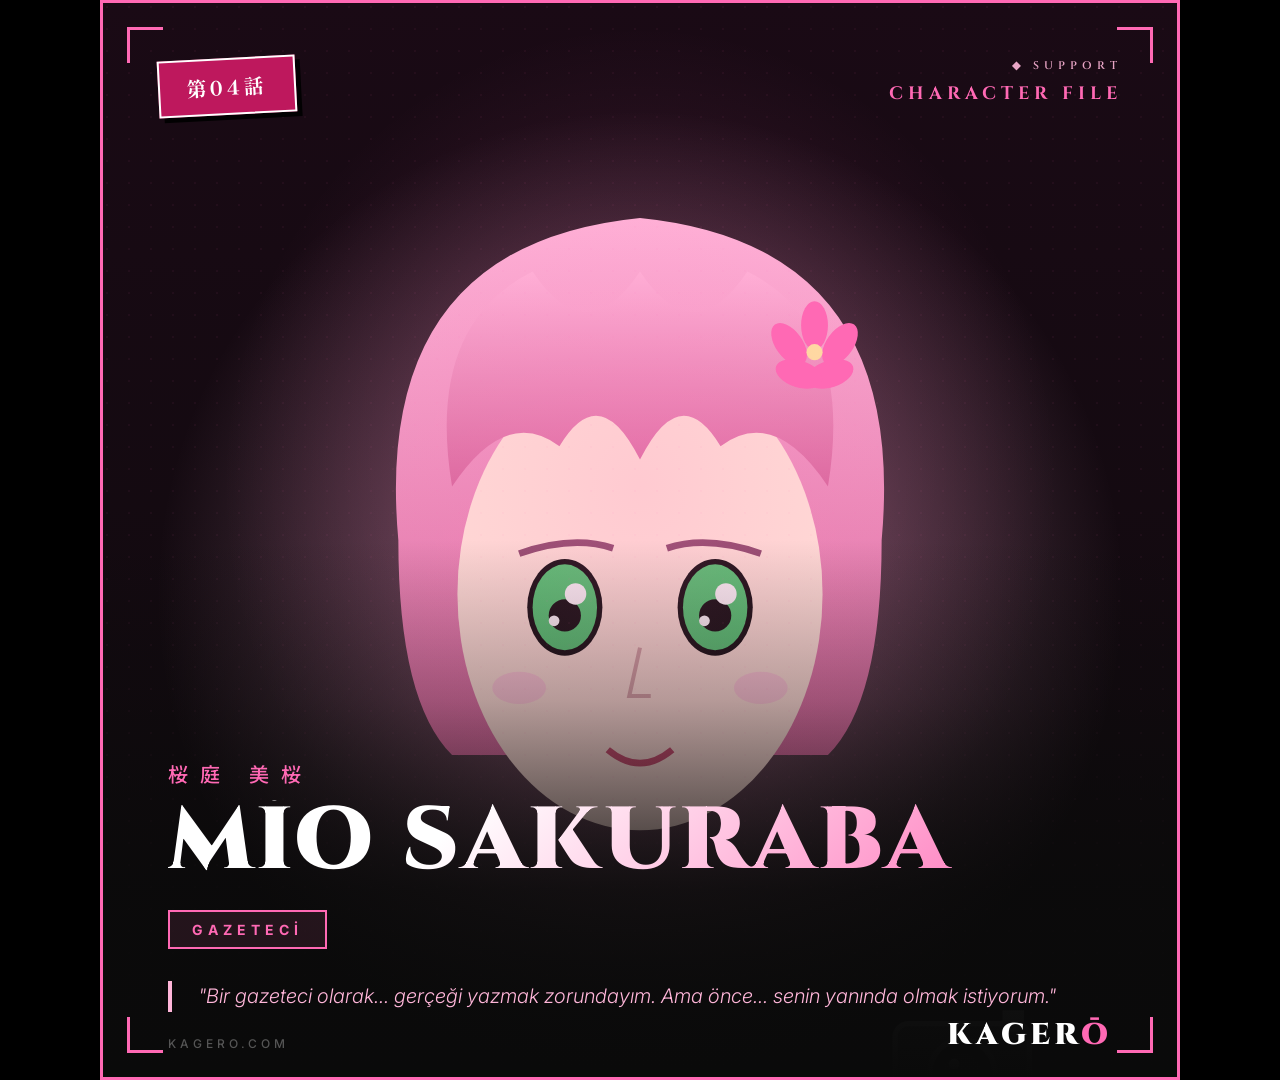
<file: social/mio-card.html>
<!DOCTYPE html>
<html lang="tr">
<head>
<meta charset="UTF-8">
<title>Mio Card — KAGERŌ</title>
<link href="https://fonts.googleapis.com/css2?family=Cinzel:wght@400;700;900&family=Inter:wght@300;400;600&family=Noto+Sans+JP:wght@300;400;700&family=Shippori+Mincho:wght@400;700;800&display=swap" rel="stylesheet">
<style>
  * { margin: 0; padding: 0; box-sizing: border-box; }
  body { background: #000; display: flex; align-items: center; justify-content: center; min-height: 100vh; font-family: 'Inter', sans-serif; }
  .card {
    width: 1080px; height: 1080px; position: relative; overflow: hidden;
    color: white; background: #0A0A0A;
    border: 3px solid #FF69B4;
    box-shadow: inset 0 0 0 8px #0A0A0A, inset 0 0 0 9px rgba(255,105,180,0.4), inset 0 0 120px rgba(0,0,0,0.6);
  }
  .portrait-bg { position: absolute; inset: 0; overflow: hidden; z-index: 1; }
  .portrait-bg img { width: 100%; height: 100%; object-fit: cover; object-position: center top; display: block; }
  .glow { position: absolute; inset: 0; background: radial-gradient(ellipse at center 45%, rgba(255,105,180,0.22) 0%, transparent 55%); pointer-events: none; z-index: 2; }
  .screentone { position: absolute; inset: 0; background-image: radial-gradient(circle at 4px 4px, rgba(255,105,180,0.08) 1px, transparent 1.5px); background-size: 22px 22px; pointer-events: none; z-index: 3; opacity: 0.6; }
  .bottom-gradient { position: absolute; bottom: 0; left: 0; right: 0; height: 50%; background: linear-gradient(180deg, transparent 0%, rgba(10,10,10,0.3) 30%, rgba(10,10,10,0.85) 65%, #0A0A0A 100%); z-index: 4; pointer-events: none; }
  .corner { position: absolute; width: 36px; height: 36px; border: 3px solid #FF69B4; z-index: 8; }
  .corner.tl { top: 24px; left: 24px; border-right: none; border-bottom: none; }
  .corner.tr { top: 24px; right: 24px; border-left: none; border-bottom: none; }
  .corner.bl { bottom: 24px; left: 24px; border-right: none; border-top: none; }
  .corner.br { bottom: 24px; right: 24px; border-left: none; border-top: none; }
  .stamp { position: absolute; top: 55px; left: 55px; background: #BE185D; color: white; padding: 12px 26px; font-family: 'Shippori Mincho', serif; font-size: 20px; font-weight: 800; letter-spacing: 4px; border: 2px solid white; transform: rotate(-3deg); box-shadow: 5px 5px 0 rgba(0,0,0,0.9); z-index: 10; }
  .role-tag { position: absolute; top: 55px; right: 55px; text-align: right; z-index: 10; }
  .role-tag .sub { color: #FFB6D9; font-family: 'Cinzel', serif; font-size: 11px; letter-spacing: 5px; margin-bottom: 8px; font-weight: 600; opacity: 0.9; }
  .role-tag .main { color: #FF69B4; font-family: 'Cinzel', serif; font-size: 18px; font-weight: 700; letter-spacing: 5px; }
  .info { position: absolute; bottom: 0; left: 0; right: 0; padding: 0 65px 65px; z-index: 6; }
  .jp-name { font-family: 'Noto Sans JP', sans-serif; font-size: 20px; color: #FF69B4; letter-spacing: 12px; margin-bottom: 12px; font-weight: 500; }
  .name { font-family: 'Cinzel', serif; font-size: 88px; font-weight: 900; letter-spacing: 3px; line-height: 0.95; background: linear-gradient(135deg, #FFFFFF 0%, #FFFFFF 30%, #FF69B4 100%); -webkit-background-clip: text; -webkit-text-fill-color: transparent; background-clip: text; margin-bottom: 26px; text-transform: uppercase; }
  .role-box { display: inline-block; padding: 9px 22px; border: 2px solid #FF69B4; color: #FF69B4; font-size: 14px; letter-spacing: 5px; text-transform: uppercase; margin-bottom: 32px; font-weight: 700; background: rgba(255,105,180,0.1); }
  .tagline { font-style: italic; color: #FFB6D9; font-size: 20px; line-height: 1.55; padding-left: 26px; border-left: 4px solid #FFB6D9; max-width: 900px; font-weight: 300; }
  .footer-url { position: absolute; bottom: 26px; left: 65px; font-size: 12px; color: #555; letter-spacing: 4px; font-weight: 500; z-index: 7; }
  .logo { position: absolute; bottom: 22px; right: 65px; font-family: 'Cinzel', serif; font-size: 30px; font-weight: 900; letter-spacing: 4px; z-index: 7; color: white; }
  .logo span { color: #FF69B4; font-family: inherit; }
</style>
</head>
<body>
  <div class="card">
    <div class="portrait-bg">
      <img src="../assets/character-mio.svg" alt="Mio Sakuraba">
    </div>
    <div class="glow"></div>
    <div class="screentone"></div>
    <div class="bottom-gradient"></div>
    <div class="corner tl"></div>
    <div class="corner tr"></div>
    <div class="corner bl"></div>
    <div class="corner br"></div>
    <div class="stamp">第04話</div>
    <div class="role-tag">
      <div class="sub">◆ SUPPORT</div>
      <div class="main">CHARACTER FILE</div>
    </div>
    <div class="info">
      <div class="jp-name">桜庭 美桜</div>
      <div class="name">Mio Sakuraba</div>
      <div class="role-box">Gazeteci</div>
      <div class="tagline">"Bir gazeteci olarak... gerçeği yazmak zorundayım. Ama önce... senin yanında olmak istiyorum."</div>
    </div>
    <div class="footer-url">KAGERO.COM</div>
    <div class="logo">KAGER<span>Ō</span></div>
  </div>
</body>
</html>
</file>
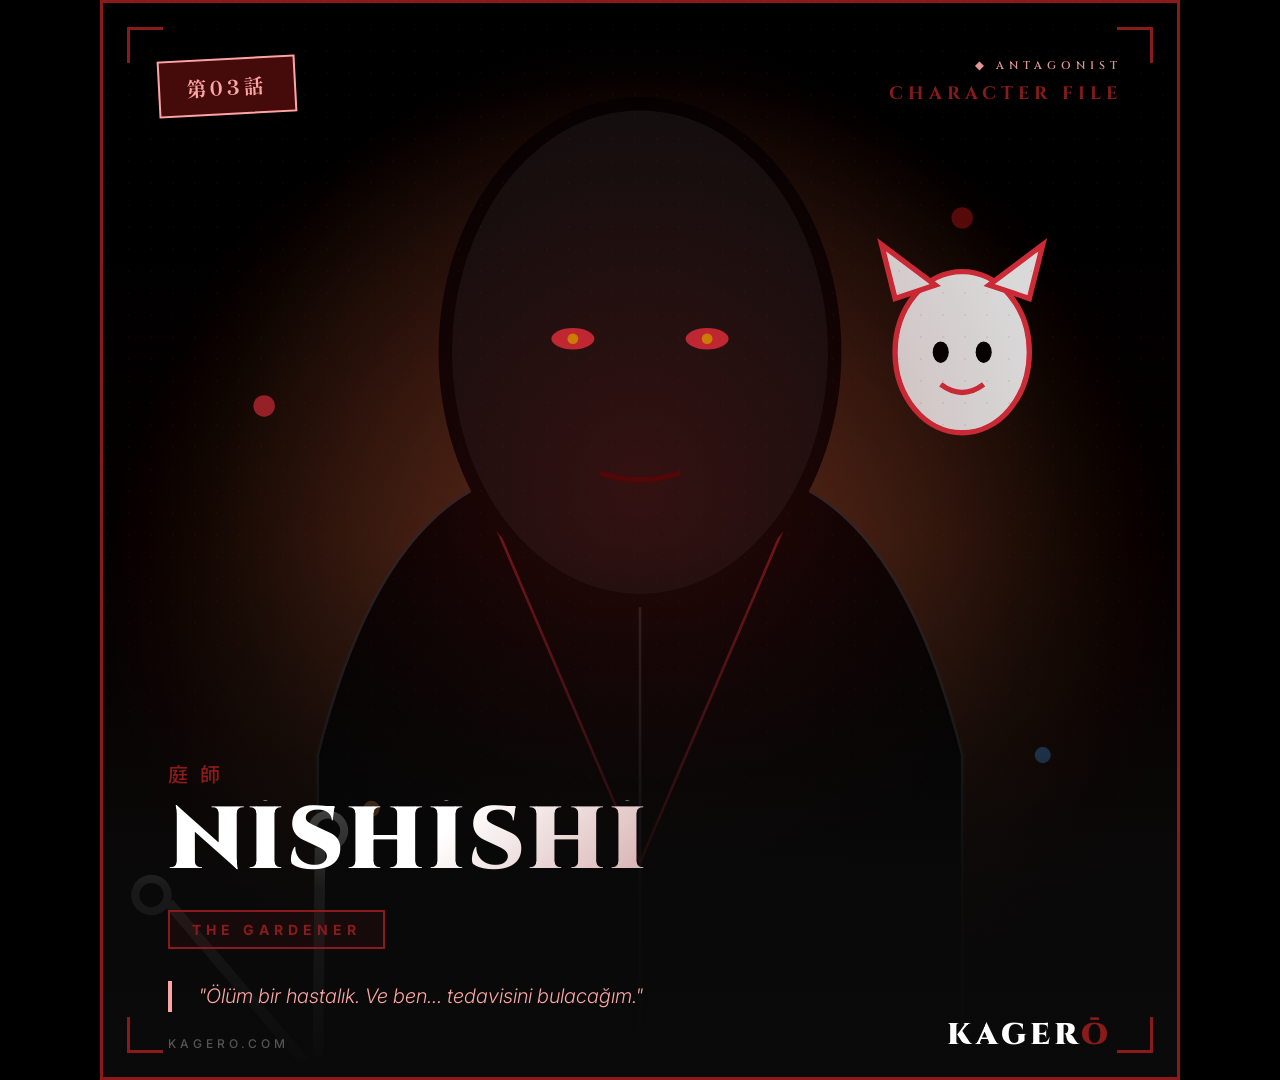
<file: social/nishishi-card.html>
<!DOCTYPE html>
<html lang="tr">
<head>
<meta charset="UTF-8">
<title>Bahçıvan Card — KAGERŌ</title>
<link href="https://fonts.googleapis.com/css2?family=Cinzel:wght@400;700;900&family=Inter:wght@300;400;600&family=Noto+Sans+JP:wght@300;400;700&family=Shippori+Mincho:wght@400;700;800&display=swap" rel="stylesheet">
<style>
  * { margin: 0; padding: 0; box-sizing: border-box; }
  body { background: #000; display: flex; align-items: center; justify-content: center; min-height: 100vh; font-family: 'Inter', sans-serif; }
  .card {
    width: 1080px; height: 1080px; position: relative; overflow: hidden;
    color: white; background: #0A0A0A;
    border: 3px solid #8B1A1A;
    box-shadow: inset 0 0 0 8px #0A0A0A, inset 0 0 0 9px rgba(139,26,26,0.5), inset 0 0 140px rgba(0,0,0,0.8);
  }
  .portrait-bg { position: absolute; inset: 0; overflow: hidden; z-index: 1; }
  .portrait-bg img { width: 100%; height: 100%; object-fit: cover; object-position: center top; display: block; filter: contrast(1.1) brightness(0.85); }
  .glow { position: absolute; inset: 0; background: radial-gradient(ellipse at center 45%, rgba(139,26,26,0.3) 0%, transparent 55%); pointer-events: none; z-index: 2; }
  .screentone { position: absolute; inset: 0; background-image: radial-gradient(circle at 4px 4px, rgba(139,26,26,0.12) 1px, transparent 1.5px); background-size: 22px 22px; pointer-events: none; z-index: 3; opacity: 0.7; }
  .bottom-gradient { position: absolute; bottom: 0; left: 0; right: 0; height: 50%; background: linear-gradient(180deg, transparent 0%, rgba(10,10,10,0.35) 30%, rgba(10,10,10,0.9) 65%, #0A0A0A 100%); z-index: 4; pointer-events: none; }
  .corner { position: absolute; width: 36px; height: 36px; border: 3px solid #8B1A1A; z-index: 8; }
  .corner.tl { top: 24px; left: 24px; border-right: none; border-bottom: none; }
  .corner.tr { top: 24px; right: 24px; border-left: none; border-bottom: none; }
  .corner.bl { bottom: 24px; left: 24px; border-right: none; border-top: none; }
  .corner.br { bottom: 24px; right: 24px; border-left: none; border-top: none; }
  .stamp { position: absolute; top: 55px; left: 55px; background: #450A0A; color: #FCA5A5; padding: 12px 26px; font-family: 'Shippori Mincho', serif; font-size: 20px; font-weight: 800; letter-spacing: 4px; border: 2px solid #FCA5A5; transform: rotate(-3deg); box-shadow: 5px 5px 0 rgba(0,0,0,0.9); z-index: 10; }
  .role-tag { position: absolute; top: 55px; right: 55px; text-align: right; z-index: 10; }
  .role-tag .sub { color: #FCA5A5; font-family: 'Cinzel', serif; font-size: 11px; letter-spacing: 5px; margin-bottom: 8px; font-weight: 600; opacity: 0.9; }
  .role-tag .main { color: #8B1A1A; font-family: 'Cinzel', serif; font-size: 18px; font-weight: 700; letter-spacing: 5px; }
  .info { position: absolute; bottom: 0; left: 0; right: 0; padding: 0 65px 65px; z-index: 6; }
  .jp-name { font-family: 'Noto Sans JP', sans-serif; font-size: 20px; color: #8B1A1A; letter-spacing: 12px; margin-bottom: 12px; font-weight: 500; }
  .name { font-family: 'Cinzel', serif; font-size: 88px; font-weight: 900; letter-spacing: 3px; line-height: 0.95; background: linear-gradient(135deg, #FFFFFF 0%, #FFFFFF 30%, #8B1A1A 100%); -webkit-background-clip: text; -webkit-text-fill-color: transparent; background-clip: text; margin-bottom: 26px; text-transform: uppercase; }
  .role-box { display: inline-block; padding: 9px 22px; border: 2px solid #8B1A1A; color: #8B1A1A; font-size: 14px; letter-spacing: 5px; text-transform: uppercase; margin-bottom: 32px; font-weight: 700; background: rgba(139,26,26,0.1); }
  .tagline { font-style: italic; color: #FCA5A5; font-size: 20px; line-height: 1.55; padding-left: 26px; border-left: 4px solid #FCA5A5; max-width: 900px; font-weight: 300; }
  .footer-url { position: absolute; bottom: 26px; left: 65px; font-size: 12px; color: #555; letter-spacing: 4px; font-weight: 500; z-index: 7; }
  .logo { position: absolute; bottom: 22px; right: 65px; font-family: 'Cinzel', serif; font-size: 30px; font-weight: 900; letter-spacing: 4px; z-index: 7; color: white; }
  .logo span { color: #8B1A1A; font-family: inherit; }
</style>
</head>
<body>
  <div class="card">
    <div class="portrait-bg">
      <img src="../assets/character-nishishi.svg" alt="Bahçıvan">
    </div>
    <div class="glow"></div>
    <div class="screentone"></div>
    <div class="bottom-gradient"></div>
    <div class="corner tl"></div>
    <div class="corner tr"></div>
    <div class="corner bl"></div>
    <div class="corner br"></div>
    <div class="stamp">第03話</div>
    <div class="role-tag">
      <div class="sub">◆ ANTAGONIST</div>
      <div class="main">CHARACTER FILE</div>
    </div>
    <div class="info">
      <div class="jp-name">庭師</div>
      <div class="name">Nishishi</div>
      <div class="role-box">The Gardener</div>
      <div class="tagline">"Ölüm bir hastalık. Ve ben... tedavisini bulacağım."</div>
    </div>
    <div class="footer-url">KAGERO.COM</div>
    <div class="logo">KAGER<span>Ō</span></div>
  </div>
</body>
</html>
</file>
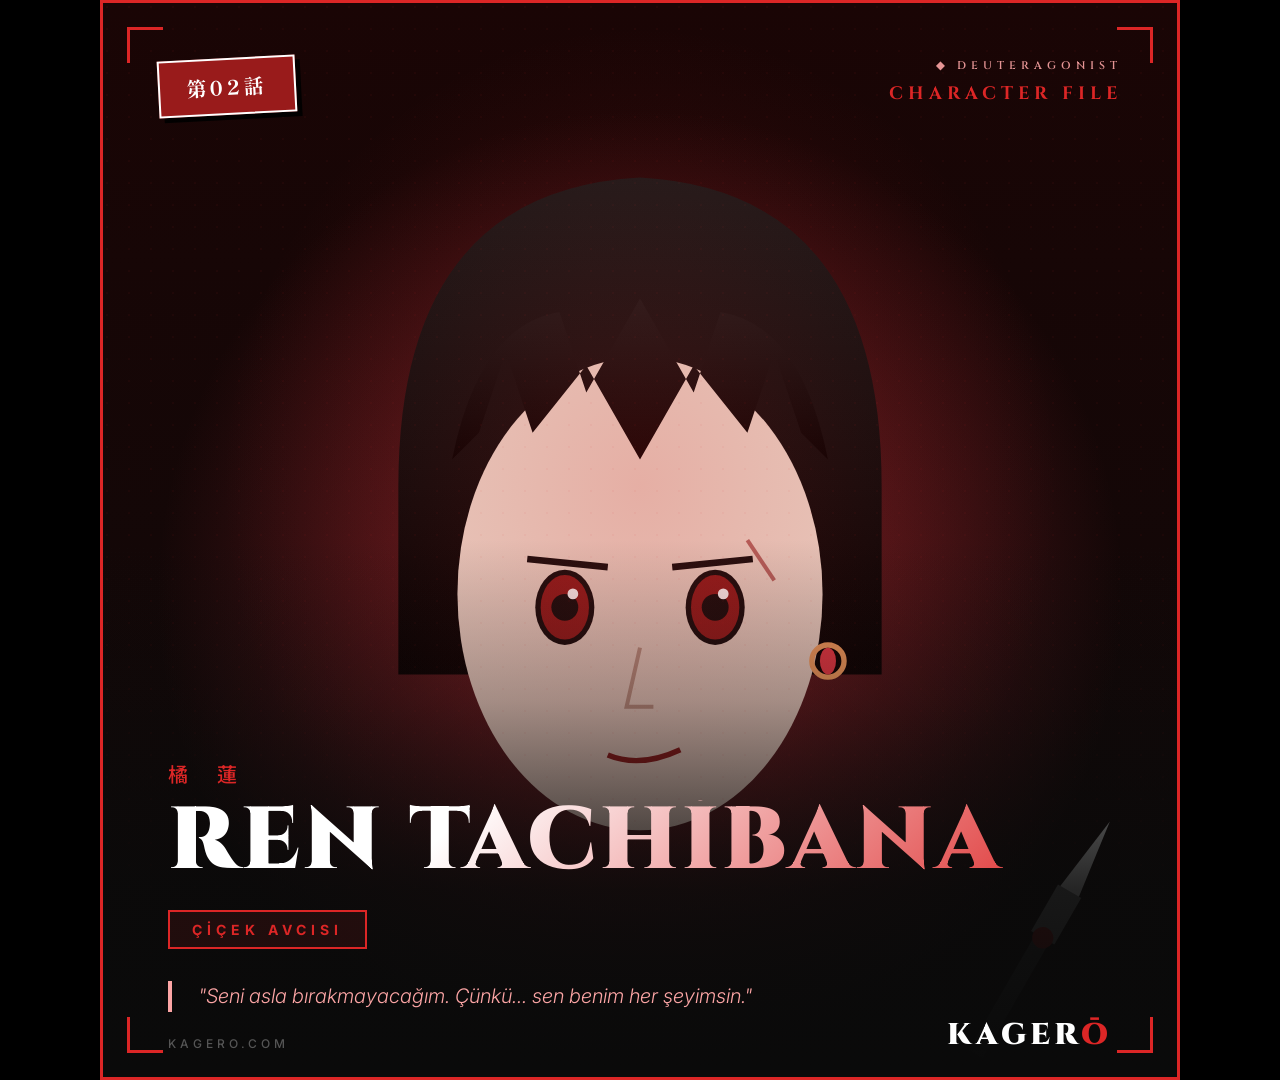
<file: social/ren-card.html>
<!DOCTYPE html>
<html lang="tr">
<head>
<meta charset="UTF-8">
<title>Ren Card — KAGERŌ</title>
<link href="https://fonts.googleapis.com/css2?family=Cinzel:wght@400;700;900&family=Inter:wght@300;400;600&family=Noto+Sans+JP:wght@300;400;700&family=Shippori+Mincho:wght@400;700;800&display=swap" rel="stylesheet">
<style>
  * { margin: 0; padding: 0; box-sizing: border-box; }
  body { background: #000; display: flex; align-items: center; justify-content: center; min-height: 100vh; font-family: 'Inter', sans-serif; }
  .card {
    width: 1080px; height: 1080px; position: relative; overflow: hidden;
    color: white; background: #0A0A0A;
    border: 3px solid #DC2626;
    box-shadow: inset 0 0 0 8px #0A0A0A, inset 0 0 0 9px rgba(220,38,38,0.4), inset 0 0 120px rgba(0,0,0,0.6);
  }
  .portrait-bg { position: absolute; inset: 0; overflow: hidden; z-index: 1; }
  .portrait-bg img { width: 100%; height: 100%; object-fit: cover; object-position: center top; display: block; }
  .glow { position: absolute; inset: 0; background: radial-gradient(ellipse at center 45%, rgba(220,38,38,0.22) 0%, transparent 55%); pointer-events: none; z-index: 2; }
  .screentone { position: absolute; inset: 0; background-image: radial-gradient(circle at 4px 4px, rgba(220,38,38,0.08) 1px, transparent 1.5px); background-size: 22px 22px; pointer-events: none; z-index: 3; opacity: 0.6; }
  .bottom-gradient { position: absolute; bottom: 0; left: 0; right: 0; height: 50%; background: linear-gradient(180deg, transparent 0%, rgba(10,10,10,0.3) 30%, rgba(10,10,10,0.85) 65%, #0A0A0A 100%); z-index: 4; pointer-events: none; }
  .corner { position: absolute; width: 36px; height: 36px; border: 3px solid #DC2626; z-index: 8; }
  .corner.tl { top: 24px; left: 24px; border-right: none; border-bottom: none; }
  .corner.tr { top: 24px; right: 24px; border-left: none; border-bottom: none; }
  .corner.bl { bottom: 24px; left: 24px; border-right: none; border-top: none; }
  .corner.br { bottom: 24px; right: 24px; border-left: none; border-top: none; }
  .stamp { position: absolute; top: 55px; left: 55px; background: #991B1B; color: white; padding: 12px 26px; font-family: 'Shippori Mincho', serif; font-size: 20px; font-weight: 800; letter-spacing: 4px; border: 2px solid white; transform: rotate(-3deg); box-shadow: 5px 5px 0 rgba(0,0,0,0.9); z-index: 10; }
  .role-tag { position: absolute; top: 55px; right: 55px; text-align: right; z-index: 10; }
  .role-tag .sub { color: #FCA5A5; font-family: 'Cinzel', serif; font-size: 11px; letter-spacing: 5px; margin-bottom: 8px; font-weight: 600; opacity: 0.9; }
  .role-tag .main { color: #DC2626; font-family: 'Cinzel', serif; font-size: 18px; font-weight: 700; letter-spacing: 5px; }
  .info { position: absolute; bottom: 0; left: 0; right: 0; padding: 0 65px 65px; z-index: 6; }
  .jp-name { font-family: 'Noto Sans JP', sans-serif; font-size: 20px; color: #DC2626; letter-spacing: 12px; margin-bottom: 12px; font-weight: 500; }
  .name { font-family: 'Cinzel', serif; font-size: 88px; font-weight: 900; letter-spacing: 3px; line-height: 0.95; background: linear-gradient(135deg, #FFFFFF 0%, #FFFFFF 30%, #DC2626 100%); -webkit-background-clip: text; -webkit-text-fill-color: transparent; background-clip: text; margin-bottom: 26px; text-transform: uppercase; }
  .role-box { display: inline-block; padding: 9px 22px; border: 2px solid #DC2626; color: #DC2626; font-size: 14px; letter-spacing: 5px; text-transform: uppercase; margin-bottom: 32px; font-weight: 700; background: rgba(220,38,38,0.1); }
  .tagline { font-style: italic; color: #FCA5A5; font-size: 20px; line-height: 1.55; padding-left: 26px; border-left: 4px solid #FCA5A5; max-width: 900px; font-weight: 300; }
  .footer-url { position: absolute; bottom: 26px; left: 65px; font-size: 12px; color: #555; letter-spacing: 4px; font-weight: 500; z-index: 7; }
  .logo { position: absolute; bottom: 22px; right: 65px; font-family: 'Cinzel', serif; font-size: 30px; font-weight: 900; letter-spacing: 4px; z-index: 7; color: white; }
  .logo span { color: #DC2626; font-family: inherit; }
</style>
</head>
<body>
  <div class="card">
    <div class="portrait-bg">
      <img src="../assets/character-ren.svg" alt="Ren Tachibana">
    </div>
    <div class="glow"></div>
    <div class="screentone"></div>
    <div class="bottom-gradient"></div>
    <div class="corner tl"></div>
    <div class="corner tr"></div>
    <div class="corner bl"></div>
    <div class="corner br"></div>
    <div class="stamp">第02話</div>
    <div class="role-tag">
      <div class="sub">◆ DEUTERAGONIST</div>
      <div class="main">CHARACTER FILE</div>
    </div>
    <div class="info">
      <div class="jp-name">橘 蓮</div>
      <div class="name">Ren Tachibana</div>
      <div class="role-box">Çiçek Avcısı</div>
      <div class="tagline">"Seni asla bırakmayacağım. Çünkü... sen benim her şeyimsin."</div>
    </div>
    <div class="footer-url">KAGERO.COM</div>
    <div class="logo">KAGER<span>Ō</span></div>
  </div>
</body>
</html>
</file>
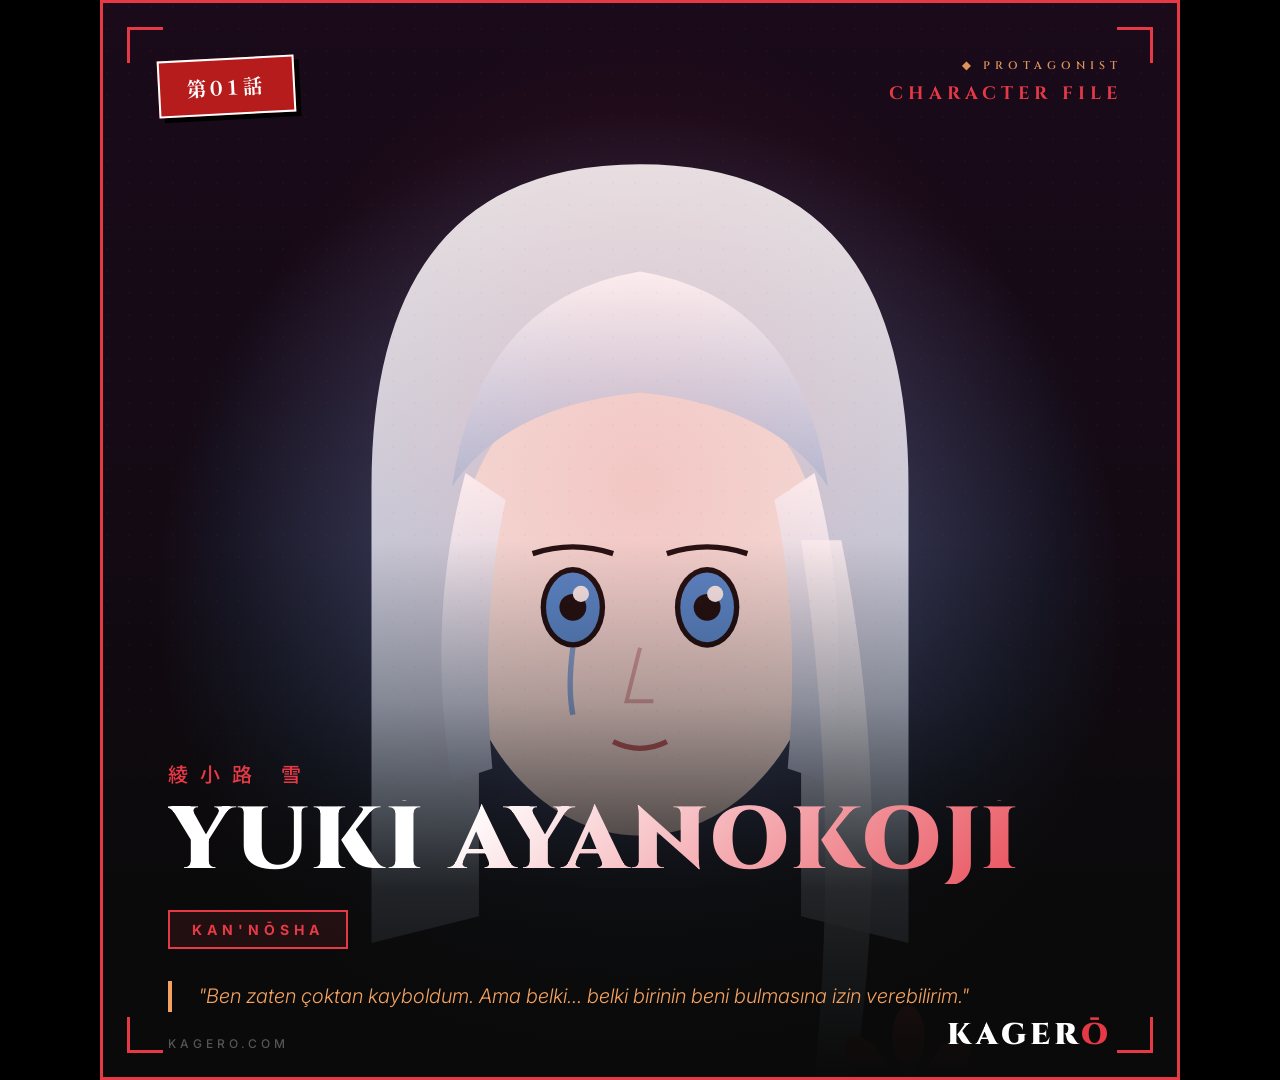
<file: social/yuki-card.html>
<!DOCTYPE html>
<html lang="tr">
<head>
<meta charset="UTF-8">
<title>Yuki Card — KAGERŌ</title>
<link href="https://fonts.googleapis.com/css2?family=Cinzel:wght@400;700;900&family=Inter:wght@300;400;600&family=Noto+Sans+JP:wght@300;400;700&family=Shippori+Mincho:wght@400;700;800&display=swap" rel="stylesheet">
<style>
  * { margin: 0; padding: 0; box-sizing: border-box; }
  body { 
    background: #000; 
    display: flex; 
    align-items: center; 
    justify-content: center; 
    min-height: 100vh; 
    font-family: 'Inter', sans-serif;
  }
  .card {
    width: 1080px;
    height: 1080px;
    position: relative;
    overflow: hidden;
    color: white;
    background: #0A0A0A;
    border: 3px solid #E63946;
    box-shadow: 
      inset 0 0 0 8px #0A0A0A,
      inset 0 0 0 9px rgba(230,57,70,0.4),
      inset 0 0 120px rgba(0,0,0,0.6);
  }

  /* SVG — üstten hizalı, altı kırpılıyor */
  .portrait-bg {
    position: absolute;
    inset: 0;
    overflow: hidden;
    z-index: 1;
  }

  .portrait-bg img {
    width: 100%;
    height: 100%;
    object-fit: cover;
    object-position: center top;
    display: block;
  }

  /* Kırmızı radial glow */
  .glow {
    position: absolute;
    inset: 0;
    background: radial-gradient(ellipse at center 45%, rgba(230,57,70,0.18) 0%, transparent 55%);
    pointer-events: none;
    z-index: 2;
  }

  /* Screentone */
  .screentone {
    position: absolute;
    inset: 0;
    background-image: radial-gradient(circle at 4px 4px, rgba(230,57,70,0.08) 1px, transparent 1.5px);
    background-size: 22px 22px;
    pointer-events: none;
    z-index: 3;
    opacity: 0.6;
  }

  /* Alt kısım gradient — metin okunabilirliği */
  .bottom-gradient {
    position: absolute;
    bottom: 0;
    left: 0;
    right: 0;
    height: 50%;
    background: linear-gradient(180deg, 
      transparent 0%, 
      rgba(10,10,10,0.3) 30%, 
      rgba(10,10,10,0.85) 65%, 
      #0A0A0A 100%);
    z-index: 4;
    pointer-events: none;
  }

  /* Köşe süsler */
  .corner {
    position: absolute;
    width: 36px;
    height: 36px;
    border: 3px solid #E63946;
    z-index: 8;
  }
  .corner.tl { top: 24px; left: 24px; border-right: none; border-bottom: none; }
  .corner.tr { top: 24px; right: 24px; border-left: none; border-bottom: none; }
  .corner.bl { bottom: 24px; left: 24px; border-right: none; border-top: none; }
  .corner.br { bottom: 24px; right: 24px; border-left: none; border-top: none; }

  /* Üst damga */
  .stamp {
    position: absolute;
    top: 55px;
    left: 55px;
    background: #B71C1C;
    color: white;
    padding: 12px 26px;
    font-family: 'Shippori Mincho', serif;
    font-size: 20px;
    font-weight: 800;
    letter-spacing: 4px;
    border: 2px solid white;
    transform: rotate(-3deg);
    box-shadow: 5px 5px 0 rgba(0,0,0,0.9);
    z-index: 10;
  }

  /* Sağ üst rol */
  .role-tag {
    position: absolute;
    top: 55px;
    right: 55px;
    text-align: right;
    z-index: 10;
  }
  .role-tag .sub {
    color: #F4A261;
    font-family: 'Cinzel', serif;
    font-size: 11px;
    letter-spacing: 5px;
    margin-bottom: 8px;
    font-weight: 600;
    opacity: 0.9;
  }
  .role-tag .main {
    color: #E63946;
    font-family: 'Cinzel', serif;
    font-size: 18px;
    font-weight: 700;
    letter-spacing: 5px;
  }

  /* Alt bilgi */
  .info {
    position: absolute;
    bottom: 0;
    left: 0;
    right: 0;
    padding: 0 65px 65px;
    z-index: 6;
  }

  .jp-name {
    font-family: 'Noto Sans JP', sans-serif;
    font-size: 20px;
    color: #E63946;
    letter-spacing: 12px;
    margin-bottom: 12px;
    font-weight: 500;
  }

  .name {
    font-family: 'Cinzel', serif;
    font-size: 88px;
    font-weight: 900;
    letter-spacing: 3px;
    line-height: 0.95;
    background: linear-gradient(135deg, #FFFFFF 0%, #FFFFFF 30%, #E63946 100%);
    -webkit-background-clip: text;
    -webkit-text-fill-color: transparent;
    background-clip: text;
    margin-bottom: 26px;
    text-transform: uppercase;
  }

  .role-box {
    display: inline-block;
    padding: 9px 22px;
    border: 2px solid #E63946;
    color: #E63946;
    font-size: 14px;
    letter-spacing: 5px;
    text-transform: uppercase;
    margin-bottom: 32px;
    font-weight: 700;
    background: rgba(230,57,70,0.1);
  }

  .tagline {
    font-style: italic;
    color: #F4A261;
    font-size: 20px;
    line-height: 1.55;
    padding-left: 26px;
    border-left: 4px solid #F4A261;
    max-width: 900px;
    font-weight: 300;
  }

  /* Alt URL ve logo */
  .footer-url {
    position: absolute;
    bottom: 26px;
    left: 65px;
    font-size: 12px;
    color: #555;
    letter-spacing: 4px;
    font-weight: 500;
    z-index: 7;
  }

  .logo {
    position: absolute;
    bottom: 22px;
    right: 65px;
    font-family: 'Cinzel', serif;
    font-size: 30px;
    font-weight: 900;
    letter-spacing: 4px;
    z-index: 7;
    color: white;
  }
  .logo span {
    color: #E63946;
    font-family: inherit;
  }
</style>
</head>
<body>
  <div class="card">
    <div class="portrait-bg">
      <img src="../assets/character-yuki.svg" alt="Yuki Ayanokōji">
    </div>

    <div class="glow"></div>
    <div class="screentone"></div>
    <div class="bottom-gradient"></div>

    <div class="corner tl"></div>
    <div class="corner tr"></div>
    <div class="corner bl"></div>
    <div class="corner br"></div>

    <div class="stamp">第01話</div>
    <div class="role-tag">
      <div class="sub">◆ PROTAGONIST</div>
      <div class="main">CHARACTER FILE</div>
    </div>

    <div class="info">
      <div class="jp-name">綾小路 雪</div>
      <div class="name">Yuki Ayanokōji</div>
      <div class="role-box">Kan'nōsha</div>
      <div class="tagline">"Ben zaten çoktan kayboldum. Ama belki... belki birinin beni bulmasına izin verebilirim."</div>
    </div>

    <div class="footer-url">KAGERO.COM</div>
    <div class="logo">KAGER<span>Ō</span></div>
  </div>
</body>
</html>
</file>
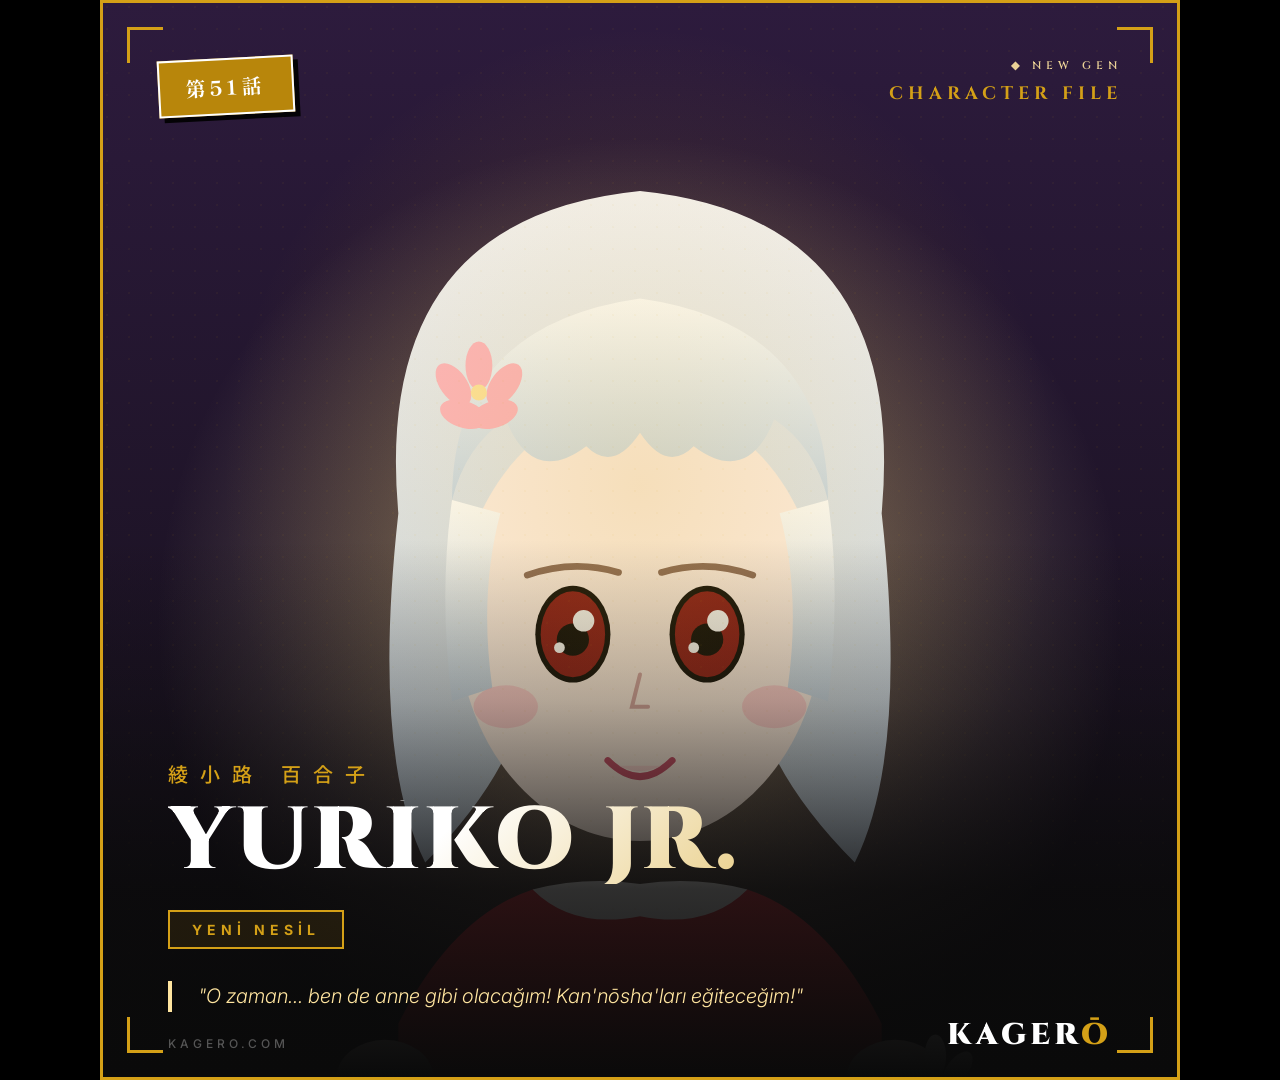
<file: social/yuriko-card.html>
<!DOCTYPE html>
<html lang="tr">
<head>
<meta charset="UTF-8">
<title>Yuriko Jr. Card — KAGERŌ</title>
<link href="https://fonts.googleapis.com/css2?family=Cinzel:wght@400;700;900&family=Inter:wght@300;400;600&family=Noto+Sans+JP:wght@300;400;700&family=Shippori+Mincho:wght@400;700;800&display=swap" rel="stylesheet">
<style>
  * { margin: 0; padding: 0; box-sizing: border-box; }
  body { background: #000; display: flex; align-items: center; justify-content: center; min-height: 100vh; font-family: 'Inter', sans-serif; }
  .card {
    width: 1080px; height: 1080px; position: relative; overflow: hidden;
    color: white; background: #0A0A0A;
    border: 3px solid #D4A017;
    box-shadow: inset 0 0 0 8px #0A0A0A, inset 0 0 0 9px rgba(212,160,23,0.4), inset 0 0 120px rgba(0,0,0,0.6);
  }
  .portrait-bg { position: absolute; inset: 0; overflow: hidden; z-index: 1; }
  .portrait-bg img { width: 100%; height: 100%; object-fit: cover; object-position: center top; display: block; }
  .glow { position: absolute; inset: 0; background: radial-gradient(ellipse at center 45%, rgba(212,160,23,0.22) 0%, transparent 55%); pointer-events: none; z-index: 2; }
  .screentone { position: absolute; inset: 0; background-image: radial-gradient(circle at 4px 4px, rgba(212,160,23,0.08) 1px, transparent 1.5px); background-size: 22px 22px; pointer-events: none; z-index: 3; opacity: 0.6; }
  .bottom-gradient { position: absolute; bottom: 0; left: 0; right: 0; height: 50%; background: linear-gradient(180deg, transparent 0%, rgba(10,10,10,0.3) 30%, rgba(10,10,10,0.85) 65%, #0A0A0A 100%); z-index: 4; pointer-events: none; }
  .corner { position: absolute; width: 36px; height: 36px; border: 3px solid #D4A017; z-index: 8; }
  .corner.tl { top: 24px; left: 24px; border-right: none; border-bottom: none; }
  .corner.tr { top: 24px; right: 24px; border-left: none; border-bottom: none; }
  .corner.bl { bottom: 24px; left: 24px; border-right: none; border-top: none; }
  .corner.br { bottom: 24px; right: 24px; border-left: none; border-top: none; }
  .stamp { position: absolute; top: 55px; left: 55px; background: #B8860B; color: white; padding: 12px 26px; font-family: 'Shippori Mincho', serif; font-size: 20px; font-weight: 800; letter-spacing: 4px; border: 2px solid white; transform: rotate(-3deg); box-shadow: 5px 5px 0 rgba(0,0,0,0.9); z-index: 10; }
  .role-tag { position: absolute; top: 55px; right: 55px; text-align: right; z-index: 10; }
  .role-tag .sub { color: #FFE5A0; font-family: 'Cinzel', serif; font-size: 11px; letter-spacing: 5px; margin-bottom: 8px; font-weight: 600; opacity: 0.9; }
  .role-tag .main { color: #D4A017; font-family: 'Cinzel', serif; font-size: 18px; font-weight: 700; letter-spacing: 5px; }
  .info { position: absolute; bottom: 0; left: 0; right: 0; padding: 0 65px 65px; z-index: 6; }
  .jp-name { font-family: 'Noto Sans JP', sans-serif; font-size: 20px; color: #D4A017; letter-spacing: 12px; margin-bottom: 12px; font-weight: 500; }
  .name { font-family: 'Cinzel', serif; font-size: 88px; font-weight: 900; letter-spacing: 3px; line-height: 0.95; background: linear-gradient(135deg, #FFFFFF 0%, #FFFFFF 30%, #D4A017 100%); -webkit-background-clip: text; -webkit-text-fill-color: transparent; background-clip: text; margin-bottom: 26px; text-transform: uppercase; }
  .role-box { display: inline-block; padding: 9px 22px; border: 2px solid #D4A017; color: #D4A017; font-size: 14px; letter-spacing: 5px; text-transform: uppercase; margin-bottom: 32px; font-weight: 700; background: rgba(212,160,23,0.1); }
  .tagline { font-style: italic; color: #FFE5A0; font-size: 20px; line-height: 1.55; padding-left: 26px; border-left: 4px solid #FFE5A0; max-width: 900px; font-weight: 300; }
  .footer-url { position: absolute; bottom: 26px; left: 65px; font-size: 12px; color: #555; letter-spacing: 4px; font-weight: 500; z-index: 7; }
  .logo { position: absolute; bottom: 22px; right: 65px; font-family: 'Cinzel', serif; font-size: 30px; font-weight: 900; letter-spacing: 4px; z-index: 7; color: white; }
  .logo span { color: #D4A017; font-family: inherit; }
</style>
</head>
<body>
  <div class="card">
    <div class="portrait-bg">
      <img src="../assets/character-yuriko.svg" alt="Yuriko Ayanokōji Jr.">
    </div>
    <div class="glow"></div>
    <div class="screentone"></div>
    <div class="bottom-gradient"></div>
    <div class="corner tl"></div>
    <div class="corner tr"></div>
    <div class="corner bl"></div>
    <div class="corner br"></div>
    <div class="stamp">第51話</div>
    <div class="role-tag">
      <div class="sub">◆ NEW GEN</div>
      <div class="main">CHARACTER FILE</div>
    </div>
    <div class="info">
      <div class="jp-name">綾小路 百合子</div>
      <div class="name">Yuriko Jr.</div>
      <div class="role-box">Yeni Nesil</div>
      <div class="tagline">"O zaman... ben de anne gibi olacağım! Kan'nōsha'ları eğiteceğim!"</div>
    </div>
    <div class="footer-url">KAGERO.COM</div>
    <div class="logo">KAGER<span>Ō</span></div>
  </div>
</body>
</html>
</file>
